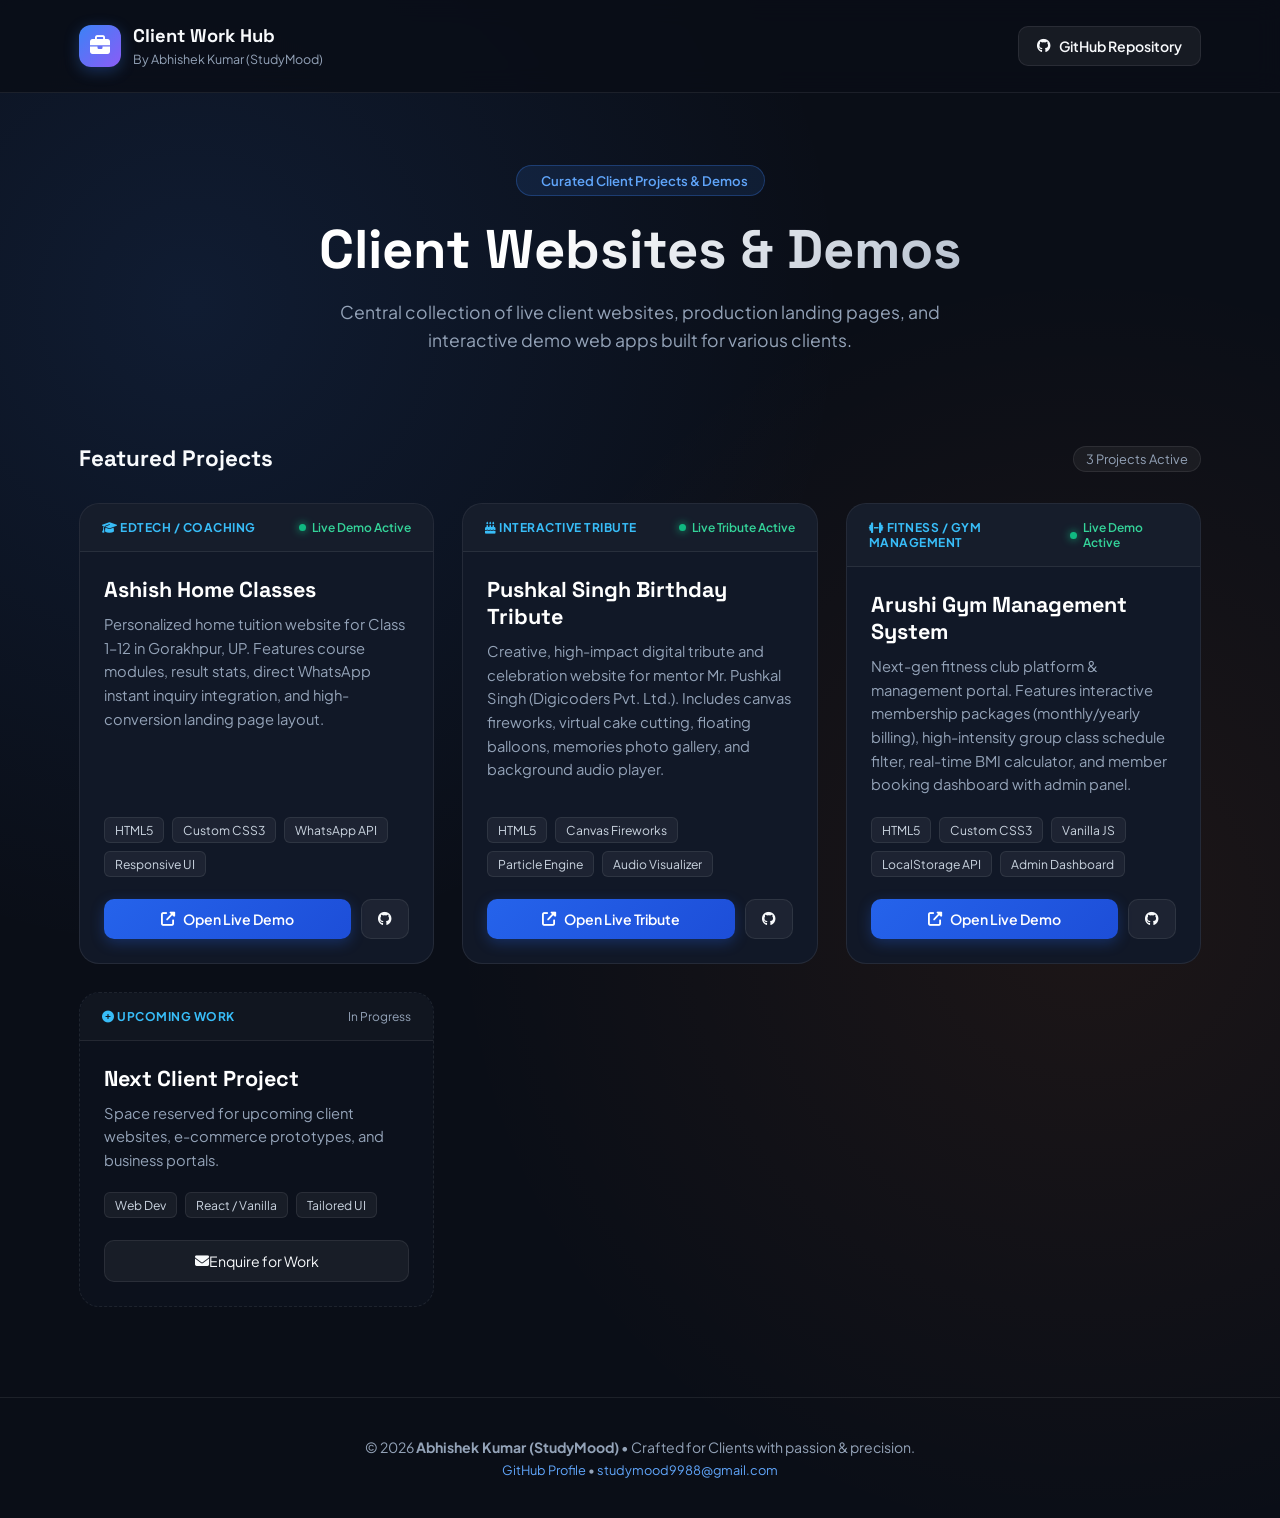
<file: index.html>
<!DOCTYPE html>
<html lang="en">
<head>
<meta charset="UTF-8">
<meta name="viewport" content="width=device-width, initial-scale=1.0">
<title>Client Work & Demo Websites | Abhishek Kumar (StudyMood)</title>
<meta name="description" content="Showcase of client demo websites, landing pages, and interactive web projects created by Abhishek Kumar.">

<!-- Google Fonts -->
<link rel="preconnect" href="https://fonts.googleapis.com">
<link rel="preconnect" href="https://fonts.gstatic.com" crossorigin>
<link href="https://fonts.googleapis.com/css2?family=Plus+Jakarta+Sans:wght@300;400;500;600;700;800&family=Space+Grotesk:wght@500;700&display=swap" rel="stylesheet">
<!-- Font Awesome 6 -->
<link rel="stylesheet" href="https://cdnjs.cloudflare.com/ajax/libs/font-awesome/6.5.1/css/all.min.css">

<style>
:root {
  --bg-dark: #0a0e17;
  --bg-card: #111827;
  --bg-card-hover: #162032;
  --border-color: rgba(255, 255, 255, 0.08);
  --primary: #3b82f6;
  --primary-glow: rgba(59, 130, 246, 0.35);
  --accent-orange: #f97316;
  --accent-green: #10b981;
  --text-main: #f8fafc;
  --text-muted: #94a3b8;
}

* {
  margin: 0;
  padding: 0;
  box-sizing: border-box;
  font-family: 'Plus Jakarta Sans', sans-serif;
}

body {
  background-color: var(--bg-dark);
  color: var(--text-main);
  min-height: 100vh;
  position: relative;
  overflow-x: hidden;
  background-image: 
    radial-gradient(circle at 15% 20%, rgba(59, 130, 246, 0.12) 0%, transparent 40%),
    radial-gradient(circle at 85% 60%, rgba(249, 115, 22, 0.08) 0%, transparent 45%);
}

.container {
  width: 90%;
  max-width: 1200px;
  margin: 0 auto;
  padding: 0 15px;
}

/* Header */
header {
  padding: 24px 0;
  border-bottom: 1px solid var(--border-color);
  backdrop-filter: blur(12px);
  position: sticky;
  top: 0;
  z-index: 100;
  background: rgba(10, 14, 23, 0.85);
}

.header-content {
  display: flex;
  justify-content: space-between;
  align-items: center;
}

.brand {
  display: flex;
  align-items: center;
  gap: 12px;
  text-decoration: none;
  color: var(--text-main);
}

.brand-icon {
  width: 42px;
  height: 42px;
  background: linear-gradient(135deg, #3b82f6, #8b5cf6);
  border-radius: 12px;
  display: flex;
  align-items: center;
  justify-content: center;
  font-size: 20px;
  color: white;
  box-shadow: 0 4px 15px rgba(59, 130, 246, 0.3);
}

.brand-text h1 {
  font-size: 1.15rem;
  font-weight: 700;
  font-family: 'Space Grotesk', sans-serif;
}

.brand-text span {
  font-size: 0.78rem;
  color: var(--text-muted);
}

.nav-links {
  display: flex;
  align-items: center;
  gap: 16px;
}

.btn-github {
  display: inline-flex;
  align-items: center;
  gap: 8px;
  padding: 10px 18px;
  background: rgba(255, 255, 255, 0.06);
  color: var(--text-main);
  border: 1px solid var(--border-color);
  border-radius: 10px;
  text-decoration: none;
  font-size: 0.88rem;
  font-weight: 600;
  transition: all 0.25s ease;
}

.btn-github:hover {
  background: rgba(255, 255, 255, 0.12);
  border-color: rgba(255, 255, 255, 0.2);
  transform: translateY(-2px);
}

/* Hero */
.hero {
  padding: 70px 0 50px;
  text-align: center;
}

.hero-badge {
  display: inline-flex;
  align-items: center;
  gap: 8px;
  padding: 6px 16px;
  background: rgba(59, 130, 246, 0.12);
  border: 1px solid rgba(59, 130, 246, 0.3);
  border-radius: 50px;
  color: #60a5fa;
  font-size: 0.82rem;
  font-weight: 600;
  margin-bottom: 22px;
}

.hero h2 {
  font-size: clamp(2.2rem, 5vw, 3.4rem);
  font-weight: 800;
  font-family: 'Space Grotesk', sans-serif;
  line-height: 1.15;
  margin-bottom: 18px;
  background: linear-gradient(135deg, #ffffff 40%, #94a3b8 100%);
  -webkit-background-clip: text;
  -webkit-text-fill-color: transparent;
}

.hero p {
  font-size: 1.1rem;
  color: var(--text-muted);
  max-width: 650px;
  margin: 0 auto;
  line-height: 1.6;
}

/* Project Showcase Grid */
.showcase-section {
  padding: 40px 0 90px;
}

.section-header {
  display: flex;
  justify-content: space-between;
  align-items: center;
  margin-bottom: 30px;
}

.section-title {
  font-size: 1.4rem;
  font-weight: 700;
  font-family: 'Space Grotesk', sans-serif;
}

.project-count-badge {
  background: rgba(255, 255, 255, 0.05);
  border: 1px solid var(--border-color);
  padding: 4px 12px;
  border-radius: 20px;
  font-size: 0.8rem;
  color: var(--text-muted);
}

.projects-grid {
  display: grid;
  grid-template-columns: repeat(auto-fit, minmax(340px, 1fr));
  gap: 28px;
}

/* Project Card */
.project-card {
  background: var(--bg-card);
  border: 1px solid var(--border-color);
  border-radius: 20px;
  overflow: hidden;
  display: flex;
  flex-direction: column;
  transition: all 0.3s ease;
  position: relative;
}

.project-card:hover {
  transform: translateY(-6px);
  background: var(--bg-card-hover);
  border-color: rgba(59, 130, 246, 0.4);
  box-shadow: 0 15px 35px rgba(0, 0, 0, 0.4), 0 0 20px rgba(59, 130, 246, 0.15);
}

.card-header-bar {
  padding: 16px 22px;
  background: rgba(255, 255, 255, 0.02);
  border-bottom: 1px solid var(--border-color);
  display: flex;
  justify-content: space-between;
  align-items: center;
}

.category-tag {
  font-size: 0.75rem;
  font-weight: 700;
  text-transform: uppercase;
  letter-spacing: 0.5px;
  color: #38bdf8;
}

.live-badge {
  display: inline-flex;
  align-items: center;
  gap: 6px;
  font-size: 0.75rem;
  font-weight: 600;
  color: #34d399;
}

.live-badge::before {
  content: '';
  width: 7px;
  height: 7px;
  background: #10b981;
  border-radius: 50%;
  box-shadow: 0 0 8px #10b981;
  animation: pulse 2s infinite;
}

@keyframes pulse {
  0% { opacity: 0.5; }
  50% { opacity: 1; }
  100% { opacity: 0.5; }
}

.card-body {
  padding: 24px;
  flex: 1;
  display: flex;
  flex-direction: column;
}

.project-title {
  font-size: 1.35rem;
  font-weight: 700;
  font-family: 'Space Grotesk', sans-serif;
  margin-bottom: 10px;
  color: white;
}

.project-desc {
  color: var(--text-muted);
  font-size: 0.92rem;
  line-height: 1.6;
  margin-bottom: 20px;
  flex: 1;
}

.tech-tags {
  display: flex;
  flex-wrap: wrap;
  gap: 8px;
  margin-bottom: 22px;
}

.tech-tag {
  background: rgba(255, 255, 255, 0.05);
  border: 1px solid rgba(255, 255, 255, 0.08);
  padding: 4px 10px;
  border-radius: 6px;
  font-size: 0.76rem;
  color: #cbd5e1;
}

.card-actions {
  display: flex;
  gap: 10px;
}

.btn-primary {
  flex: 1;
  display: inline-flex;
  align-items: center;
  justify-content: center;
  gap: 8px;
  padding: 11px 18px;
  background: linear-gradient(135deg, #2563eb, #1d4ed8);
  color: white;
  border-radius: 10px;
  text-decoration: none;
  font-weight: 600;
  font-size: 0.88rem;
  transition: all 0.25s ease;
  box-shadow: 0 4px 14px rgba(37, 99, 235, 0.3);
}

.btn-primary:hover {
  background: linear-gradient(135deg, #3b82f6, #2563eb);
  transform: translateY(-2px);
  box-shadow: 0 6px 18px rgba(37, 99, 235, 0.45);
}

.btn-secondary {
  display: inline-flex;
  align-items: center;
  justify-content: center;
  padding: 11px 16px;
  background: rgba(255, 255, 255, 0.05);
  border: 1px solid var(--border-color);
  color: var(--text-main);
  border-radius: 10px;
  text-decoration: none;
  font-size: 0.88rem;
  transition: all 0.2s ease;
}

.btn-secondary:hover {
  background: rgba(255, 255, 255, 0.1);
}

/* Coming Soon Card */
.project-card.coming-soon {
  border-style: dashed;
  background: rgba(17, 24, 39, 0.4);
}

.project-card.coming-soon:hover {
  border-color: rgba(255, 255, 255, 0.2);
  transform: none;
  box-shadow: none;
}

/* Footer */
footer {
  border-top: 1px solid var(--border-color);
  padding: 40px 0;
  text-align: center;
  color: var(--text-muted);
  font-size: 0.88rem;
}

footer a {
  color: #60a5fa;
  text-decoration: none;
}

footer a:hover {
  text-decoration: underline;
}
</style>
</head>
<body>

<header>
  <div class="container header-content">
    <a href="#" class="brand">
      <div class="brand-icon">
        <i class="fas fa-briefcase"></i>
      </div>
      <div class="brand-text">
        <h1>Client Work Hub</h1>
        <span>By Abhishek Kumar (StudyMood)</span>
      </div>
    </a>

    <div class="nav-links">
      <a href="https://github.com/StudyMood/client-work" target="_blank" class="btn-github">
        <i class="fab fa-github"></i>
        <span>GitHub Repository</span>
      </a>
    </div>
  </div>
</header>

<main class="container">
  <section class="hero">
    <div class="hero-badge">
      <i class="fas fa-sparkles"></i> Curated Client Projects & Demos
    </div>
    <h2>Client Websites & Demos</h2>
    <p>
      Central collection of live client websites, production landing pages, and interactive demo web apps built for various clients.
    </p>
  </section>

  <section class="showcase-section">
    <div class="section-header">
      <h3 class="section-title">Featured Projects</h3>
      <span class="project-count-badge">3 Projects Active</span>
    </div>

    <div class="projects-grid">
      <!-- Project 1: Ashish Home Classes -->
      <div class="project-card">
        <div class="card-header-bar">
          <span class="category-tag"><i class="fas fa-graduation-cap"></i> EdTech / Coaching</span>
          <span class="live-badge">Live Demo Active</span>
        </div>
        <div class="card-body">
          <h4 class="project-title">Ashish Home Classes</h4>
          <p class="project-desc">
            Personalized home tuition website for Class 1–12 in Gorakhpur, UP. Features course modules, result stats, direct WhatsApp instant inquiry integration, and high-conversion landing page layout.
          </p>
          <div class="tech-tags">
            <span class="tech-tag">HTML5</span>
            <span class="tech-tag">Custom CSS3</span>
            <span class="tech-tag">WhatsApp API</span>
            <span class="tech-tag">Responsive UI</span>
          </div>
          <div class="card-actions">
            <a href="./ashish-home-classes/" class="btn-primary">
              <i class="fas fa-external-link-alt"></i> Open Live Demo
            </a>
            <a href="https://github.com/StudyMood/client-work/tree/main/ashish-home-classes" target="_blank" class="btn-secondary" title="View Source on GitHub">
              <i class="fab fa-github"></i>
            </a>
          </div>
        </div>
      </div>

      <!-- Project 2: Pushkal Singh Birthday Tribute -->
      <div class="project-card">
        <div class="card-header-bar">
          <span class="category-tag"><i class="fas fa-birthday-cake"></i> Interactive Tribute</span>
          <span class="live-badge">Live Tribute Active</span>
        </div>
        <div class="card-body">
          <h4 class="project-title">Pushkal Singh Birthday Tribute</h4>
          <p class="project-desc">
            Creative, high-impact digital tribute and celebration website for mentor Mr. Pushkal Singh (Digicoders Pvt. Ltd.). Includes canvas fireworks, virtual cake cutting, floating balloons, memories photo gallery, and background audio player.
          </p>
          <div class="tech-tags">
            <span class="tech-tag">HTML5</span>
            <span class="tech-tag">Canvas Fireworks</span>
            <span class="tech-tag">Particle Engine</span>
            <span class="tech-tag">Audio Visualizer</span>
          </div>
          <div class="card-actions">
            <a href="https://studymood.github.io/pushkal-sir-birthday/" target="_blank" class="btn-primary">
              <i class="fas fa-external-link-alt"></i> Open Live Tribute
            </a>
            <a href="https://github.com/StudyMood/pushkal-sir-birthday" target="_blank" class="btn-secondary" title="View Source on GitHub">
              <i class="fab fa-github"></i>
            </a>
          </div>
        </div>
      </div>

      <!-- Project 3: Arushi Gym Management System -->
      <div class="project-card">
        <div class="card-header-bar">
          <span class="category-tag"><i class="fas fa-dumbbell"></i> Fitness / Gym Management</span>
          <span class="live-badge">Live Demo Active</span>
        </div>
        <div class="card-body">
          <h4 class="project-title">Arushi Gym Management System</h4>
          <p class="project-desc">
            Next-gen fitness club platform & management portal. Features interactive membership packages (monthly/yearly billing), high-intensity group class schedule filter, real-time BMI calculator, and member booking dashboard with admin panel.
          </p>
          <div class="tech-tags">
            <span class="tech-tag">HTML5</span>
            <span class="tech-tag">Custom CSS3</span>
            <span class="tech-tag">Vanilla JS</span>
            <span class="tech-tag">LocalStorage API</span>
            <span class="tech-tag">Admin Dashboard</span>
          </div>
          <div class="card-actions">
            <a href="./gym-manage/" class="btn-primary">
              <i class="fas fa-external-link-alt"></i> Open Live Demo
            </a>
            <a href="https://github.com/StudyMood/client-work/tree/main/gym-manage" target="_blank" class="btn-secondary" title="View Source on GitHub">
              <i class="fab fa-github"></i>
            </a>
          </div>
        </div>
      </div>

      <!-- Project 4: Next Client Slot -->
      <div class="project-card coming-soon">
        <div class="card-header-bar">
          <span class="category-tag"><i class="fas fa-plus-circle"></i> Upcoming Work</span>
          <span style="font-size:0.75rem; color:#94a3b8;">In Progress</span>
        </div>
        <div class="card-body">
          <h4 class="project-title">Next Client Project</h4>
          <p class="project-desc">
            Space reserved for upcoming client websites, e-commerce prototypes, and business portals.
          </p>
          <div class="tech-tags">
            <span class="tech-tag">Web Dev</span>
            <span class="tech-tag">React / Vanilla</span>
            <span class="tech-tag">Tailored UI</span>
          </div>
          <div class="card-actions">
            <a href="mailto:studymood9988@gmail.com" class="btn-secondary" style="width:100%; text-align:center;">
              <i class="fas fa-envelope"></i> Enquire for Work
            </a>
          </div>
        </div>
      </div>
    </div>
  </section>
</main>

<footer>
  <div class="container">
    <p>© 2026 <strong>Abhishek Kumar (StudyMood)</strong> • Crafted for Clients with passion & precision.</p>
    <p style="margin-top:6px; font-size:0.8rem;">
      <a href="https://github.com/StudyMood" target="_blank">GitHub Profile</a> • 
      <a href="mailto:studymood9988@gmail.com">studymood9988@gmail.com</a>
    </p>
  </div>
</footer>

</body>
</html>
</file>
